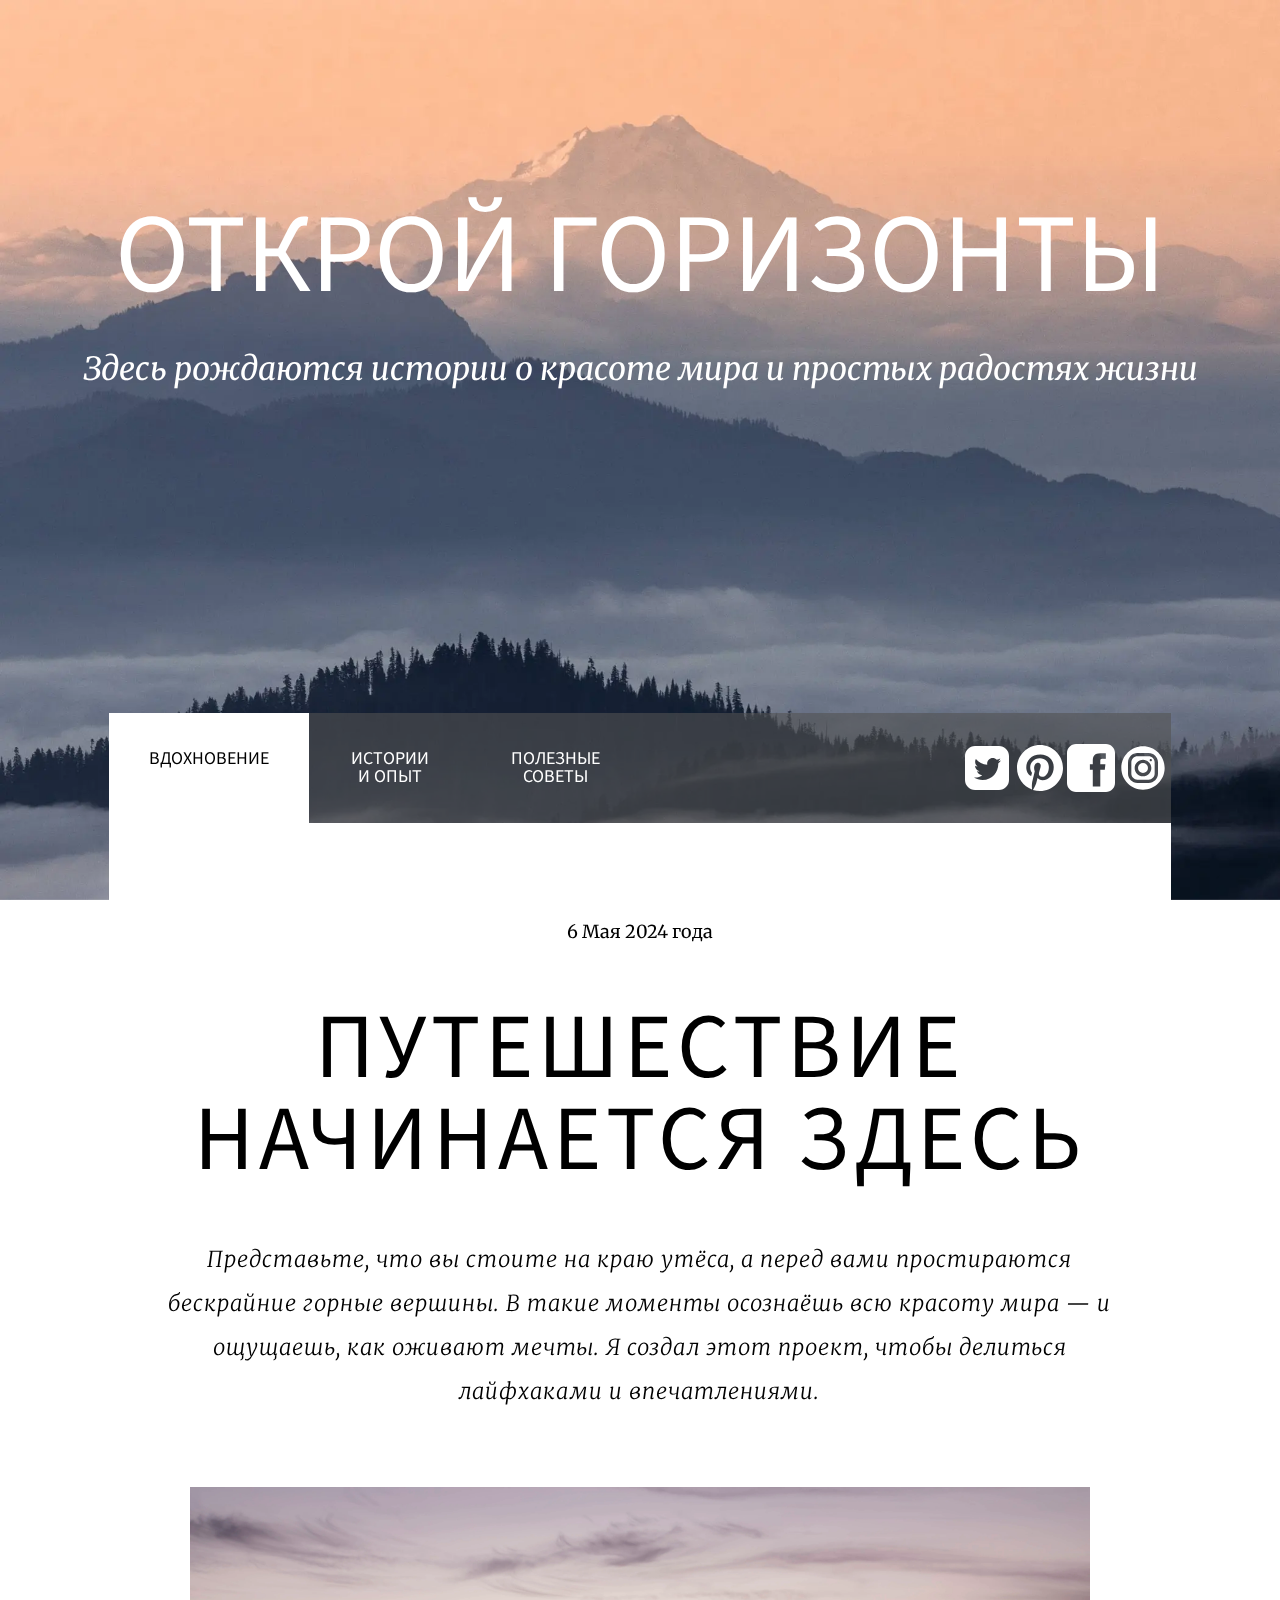
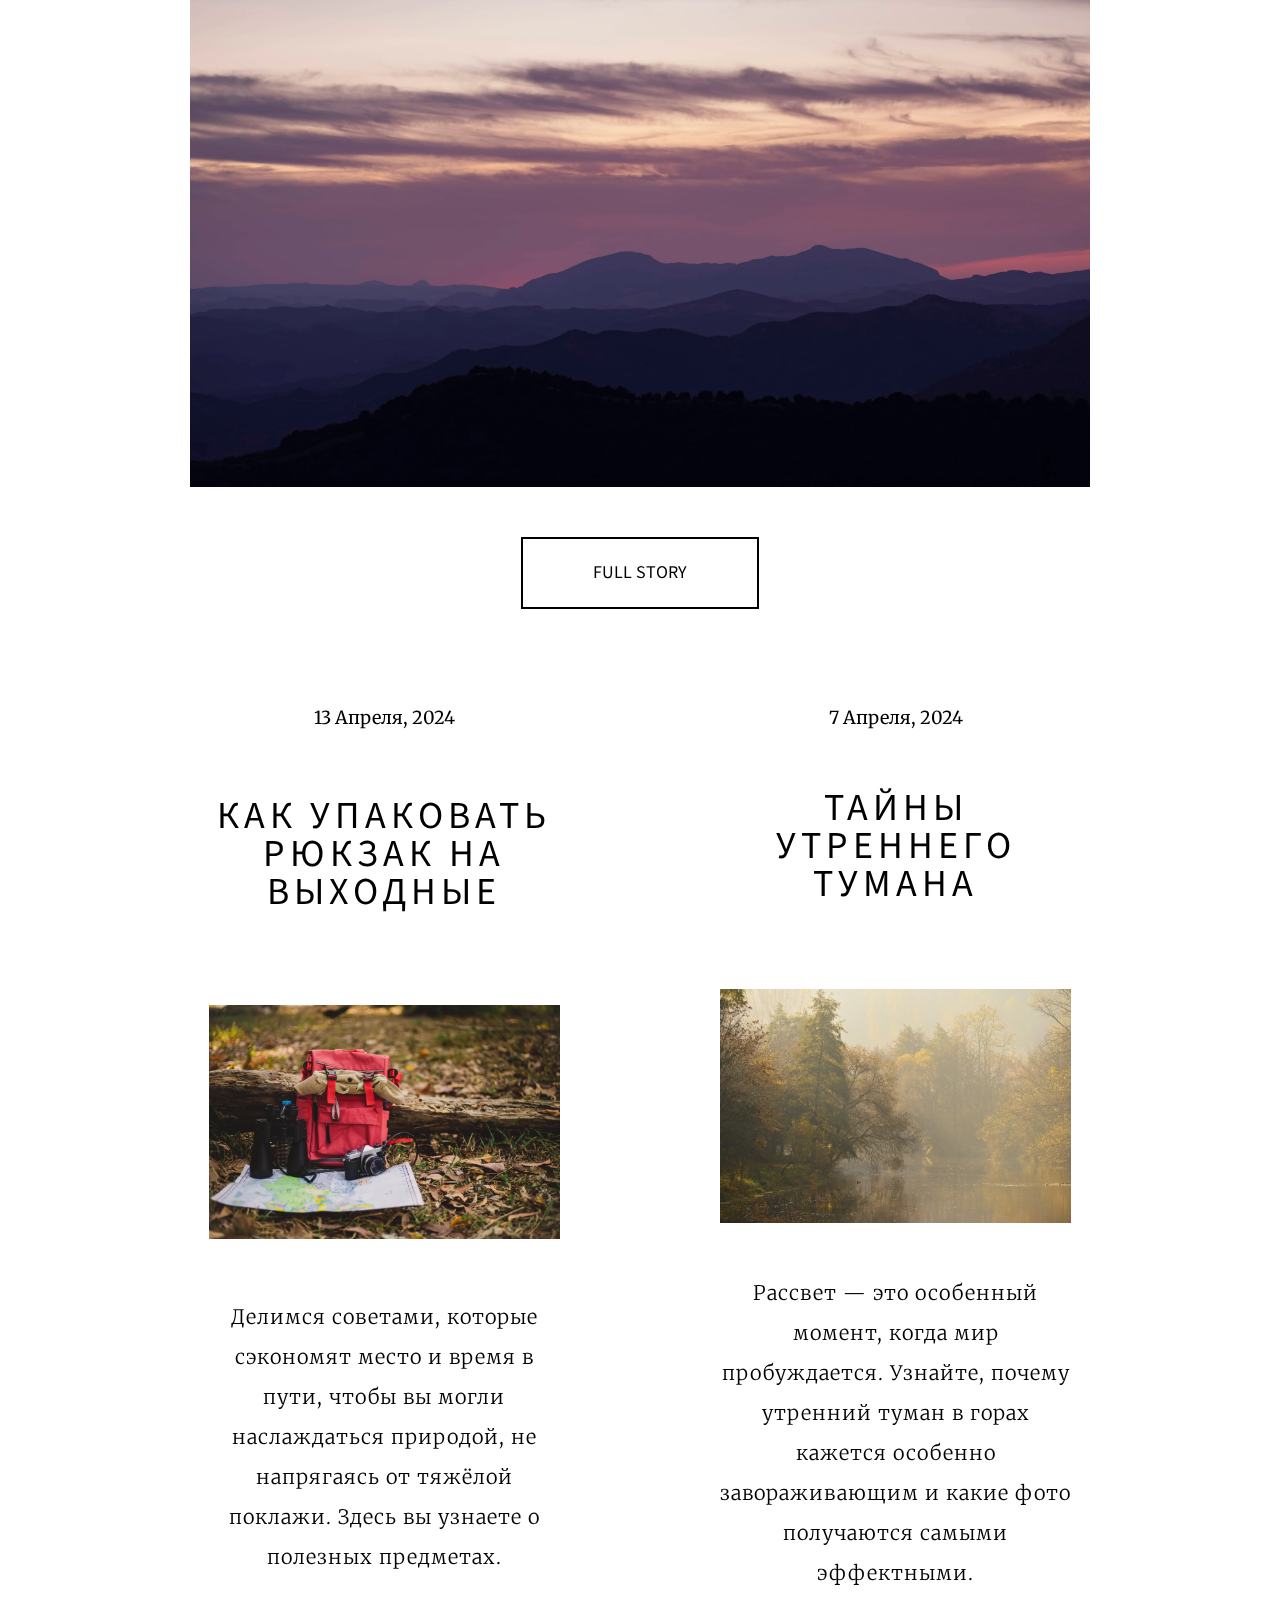
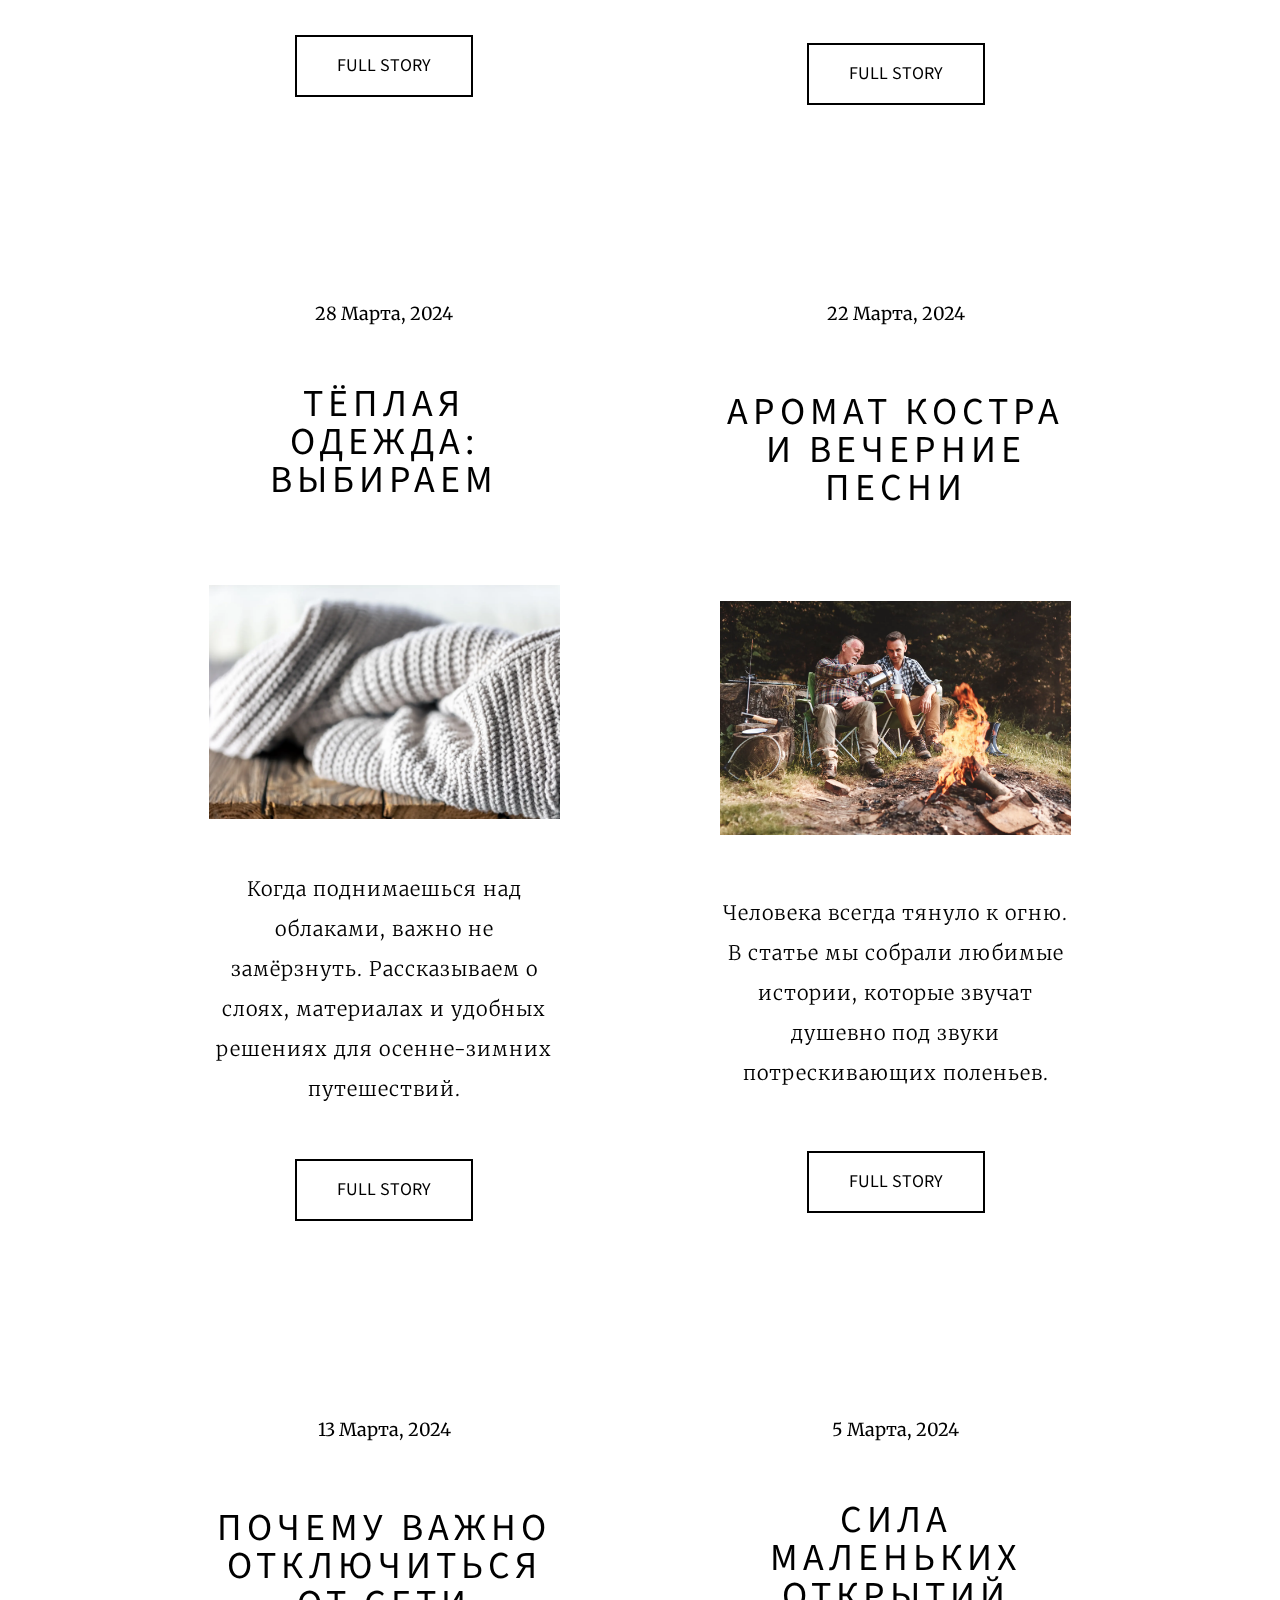
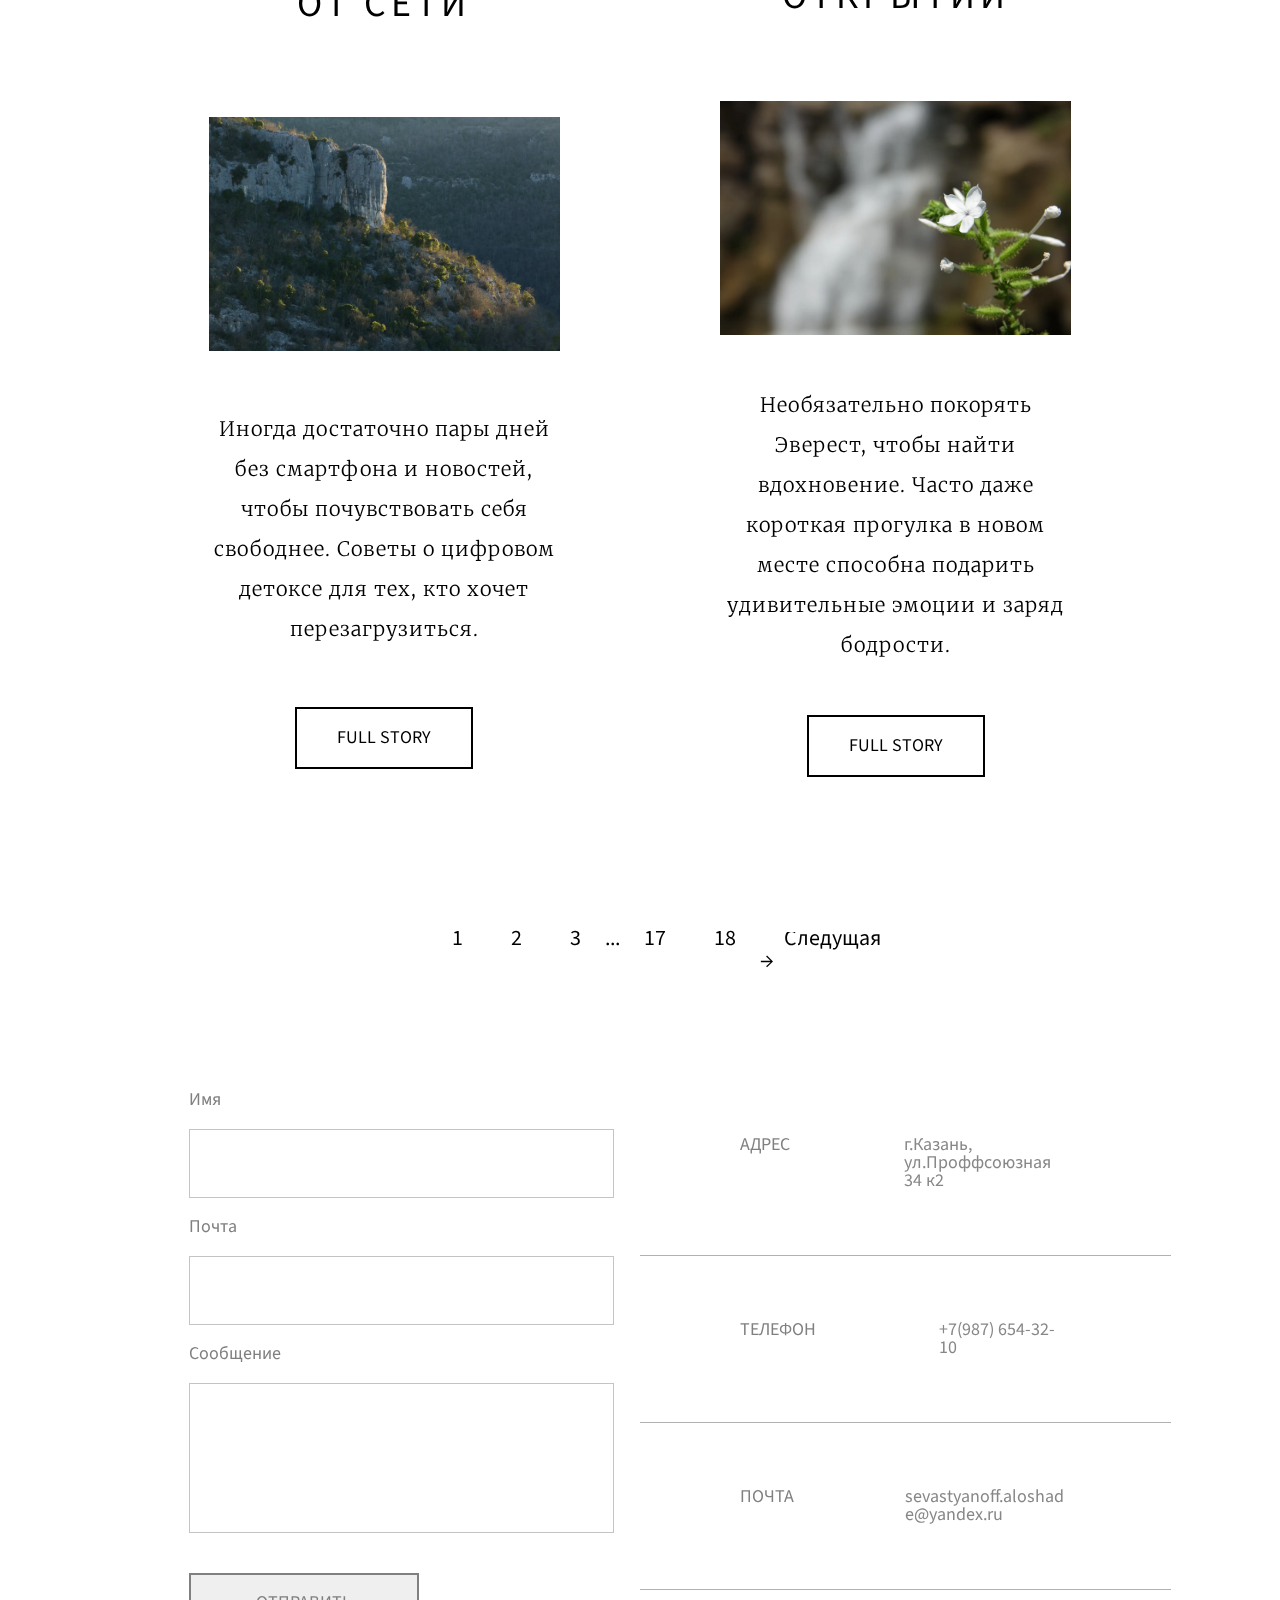
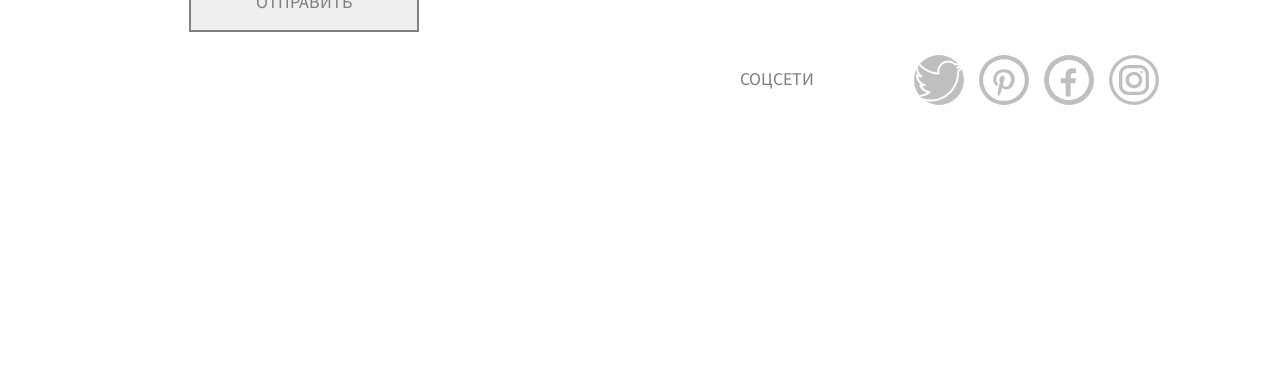
<file: index.html>
<!DOCTYPE html>
<html lang="ru">
  <head>
    <meta charset="UTF-8" />
    <meta name="viewport" content="width=device-width, initial-scale=1.0" />
    <link rel="preconnect" href="https://fonts.googleapis.com" />
    <link rel="preconnect" href="https://fonts.gstatic.com" crossorigin />
    <link
      href="https://fonts.googleapis.com/css2?family=Merriweather:ital,opsz,wght@0,18..144,300..900;1,18..144,300..900&family=Source+Sans+3:ital,wght@0,900;1,900&display=swap"
      rel="stylesheet"
    />
    <link rel="stylesheet" href="assets/css/reset.css" />
    <link rel="stylesheet" href="assets/css/index.css" />
    <title>Relaxeble</title>
  </head>

  <body>
    <div class="parallax"></div>
    <div class="intro-wrapper">
      <div class="intro">
        <h1>ОТКРОЙ ГОРИЗОНТЫ</h1>
        <p>Здесь рождаются истории о красоте мира и простых радостях жизни</p>
      </div>
    </div>
    <a href="#" class="logo hidden">Estate</a>
    <header class="header">
      <div class="container">
        <nav class="header__nav">
          <ul class="section-list">
            <li class="active">Вдохновение</li>
            <li>Истории и опыт</li>
            <li>Полезные советы</li>
          </ul>
          <ul class="links">
            <li>
              <a href="#" class="link">
                <img src="images/icons/icons8-twitter-в-квадрате.svg" alt="" />
              </a>
            </li>
            <li>
              <a href="#" class="link">
                <img src="images/icons/icons8-pinterest.svg" alt="" />
              </a>
            </li>
            <li>
              <a href="#" class="link">
                <img
                  src="images/icons/icons8-facebook (6).svg"
                  width="48px"
                  alt=""
                />
              </a>
            </li>
            <li>
              <a href="#" class="link">
                <img src="images/icons/icons8-инстаграм-в-круге.svg" alt="" />
              </a>
            </li>
          </ul>
        </nav>
      </div>
    </header>
    <main>
      <div class="container">
        <section class="story">
          <article class="info">
            <span class="info__date">6 Мая 2024 года</span>
            <h2 class="info__title">Путешествие начинается здесь</h2>
            <p class="info__description">
              Представьте, что вы стоите на краю утёса, а перед вами
              простираются бескрайние горные вершины. В такие моменты осознаёшь
              всю красоту мира — и ощущаешь, как оживают мечты. Я создал этот
              проект, чтобы делиться лайфхаками и впечатлениями.
            </p>
            <img
              src="images/big-photo.webp"
              alt=""
              class="info_img"
              height="600px"
            />
            <a href="" class="info__link">Full story</a>
          </article>
        </section>
        <section class="posts">
          <article class="posts__info">
            <span class="info__date">13 Апреля, 2024</span>
            <h3 class="info__title">Как упаковать рюкзак на выходные</h3>
            <img src="images/post1.webp" alt="" class="info__img" />
            <p class="info__description">
              Делимся советами, которые сэкономят место и время в пути, чтобы вы
              могли наслаждаться природой, не напрягаясь от тяжёлой поклажи.
              Здесь вы узнаете о полезных предметах.
            </p>
            <a href="" class="info__link">Full story</a>
          </article>
          <article class="posts__info">
            <span class="info__date">7 Апреля, 2024</span>
            <h3 class="info__title">Тайны утреннего тумана</h3>
            <img src="images/post2.webp" alt="" class="info__img" />
            <p class="info__description">
              Рассвет — это особенный момент, когда мир пробуждается. Узнайте,
              почему утренний туман в горах кажется особенно завораживающим и
              какие фото получаются самыми эффектными.
            </p>
            <a href="" class="info__link">Full story</a>
          </article>
          <article class="posts__info">
            <span class="info__date">28 Марта, 2024</span>
            <h3 class="info__title">Тёплая одежда: выбираем</h3>
            <img src="images/post3.webp" alt="" class="info__img" />
            <p class="info__description">
              Когда поднимаешься над облаками, важно не замёрзнуть. Рассказываем
              о слоях, материалах и удобных решениях для осенне-зимних
              путешествий.
            </p>
            <a href="" class="info__link">Full story</a>
          </article>
          <article class="posts__info">
            <span class="info__date">22 Марта, 2024</span>
            <h3 class="info__title">Аромат костра и вечерние песни</h3>
            <img src="images/post4.webp" alt="" class="info__img" />
            <p class="info__description">
              Человека всегда тянуло к огню. В статье мы собрали любимые
              истории, которые звучат душевно под звуки потрескивающих поленьев.
            </p>
            <a href="" class="info__link">Full story</a>
          </article>
          <article class="posts__info">
            <span class="info__date">13 Марта, 2024</span>
            <h3 class="info__title">Почему важно отключиться от сети</h3>
            <img src="images/post5.webp" alt="" class="info__img" />
            <p class="info__description">
              Иногда достаточно пары дней без смартфона и новостей, чтобы
              почувствовать себя свободнее. Советы о цифровом детоксе для тех,
              кто хочет перезагрузиться.
            </p>
            <a href="" class="info__link">Full story</a>
          </article>
          <article class="posts__info">
            <span class="info__date">5 Марта, 2024</span>
            <h3 class="info__title">Сила маленьких открытий</h3>
            <img src="images/post6.webp" alt="" class="info__img" />
            <p class="info__description">
              Необязательно покорять Эверест, чтобы найти вдохновение. Часто
              даже короткая прогулка в новом месте способна подарить
              удивительные эмоции и заряд бодрости.
            </p>
            <a href="" class="info__link">Full story</a>
          </article>
        </section>
        <nav class="pages">
          <ul class="pages__list">
            <li><a href="">1</a></li>
            <li><a href="">2</a></li>
            <li><a href="">3</a></li>
            <li>...</li>
            <li><a href="">17</a></li>
            <li><a href="">18</a></li>
            <li><a href="">Следущая &#8594;</a></li>
          </ul>
        </nav>
      </div>
    </main>
    <footer class="footer">
      <div class="container">
        <div class="footer__info">
          <form action="POST" class="footer__form">
            <label for="form__name">Имя</label>
            <input type="text" name="name" id="form__name" class="form__input" />
            <label for="form__email">Почта</label>
            <input
              type="email"
              name="email"
              id="form__email"
              class="form__input"
            />
            <label for="form__text">Сообщение</label>
            <textarea
              type="text"
              name="text"
              id="form__text"
              class="form__input"
              rows="4"
            ></textarea>
            <button class="form__send" type="submit">Отправить</button>
          </form>
          <div class="contacts">
            <div class="contacts__address">
              <span>Адрес</span>
              <a class="contacts__detail-info"
                >г.Казань, ул.Проффсоюзная 34 к2</a
              >
            </div>
            <div class="contacts__phone">
              <span>Телефон</span>
              <a href="" class="contacts__detail-info">+7(987) 654-32-10</a>
            </div>
            <div class="contacts__email">
              <span>Почта</span>
              <a href="" class="contacts__detail-info" style="word-break: break-all;"
                >sevastyanoff.aloshade@yandex.ru</a
              >
            </div>
            <div class="contacts__social">
              <span>Соцсети</span>
              <a href=""><img src="images/icons/twit.svg" alt="" /></a>
              <a href=""><img src="images/icons/pint.svg" alt="" /></a>
              <a href=""><img src="images/icons/face.svg" alt="" /></a>
              <a href=""><img src="images/icons/inst.svg" alt="" /></a>
            </div>
          </div>
        </div>
      </div>
    </footer>
    <script src="assets/js/scroll.js"></script>
    <script src="assets/js/parallax.js"></script>
  </body>
</html>
</file>
<file: assets/css/index.css>
@import url(intro-wrapper/intro-wrapper.css);
@import url(logo/logo.css);
@import url(header/nav/header_nav.css);
@import url(main/story/main_story.css);
@import url(main/posts/main_posts.css);
@import url(main/posts--hover/main_posts--hover.css);
@import url(main/pages/main_pages.css);
@import url(main/pages--hover/main_pages--hover.css);
@import url(footer/footer.css);
@import url(footer/form/footer_form.css);
@import url(footer/contacts/footer_contacts.css);
@import url(footer/contacts/contacts--hover/footer_contacts--hover.css);


:root {
  --titles-font: "Source Sans 3", sans-serif;
  --desk-font: "Merriweather", sans-serif;
}

.parallax {
  position: fixed;
  top: 0;
  left: 0;
  width: 100%;
  height: 100%;
  background-image: url("../../images/background-image.webp");
  background-size: cover;
  background-repeat: no-repeat;
  z-index: -1;
}

.header .container {
  margin: 120px auto 0;
  background-color: inherit;
}

.container {
  max-width: 83%;
  margin: 0 auto;
  background-color: white;
}

@media (max-width:768px) {
  .container {
    max-width: 90%;
  }
}

@media (max-width:480px) {
  .container {
    max-width: 95%;
  }


}
</file>
